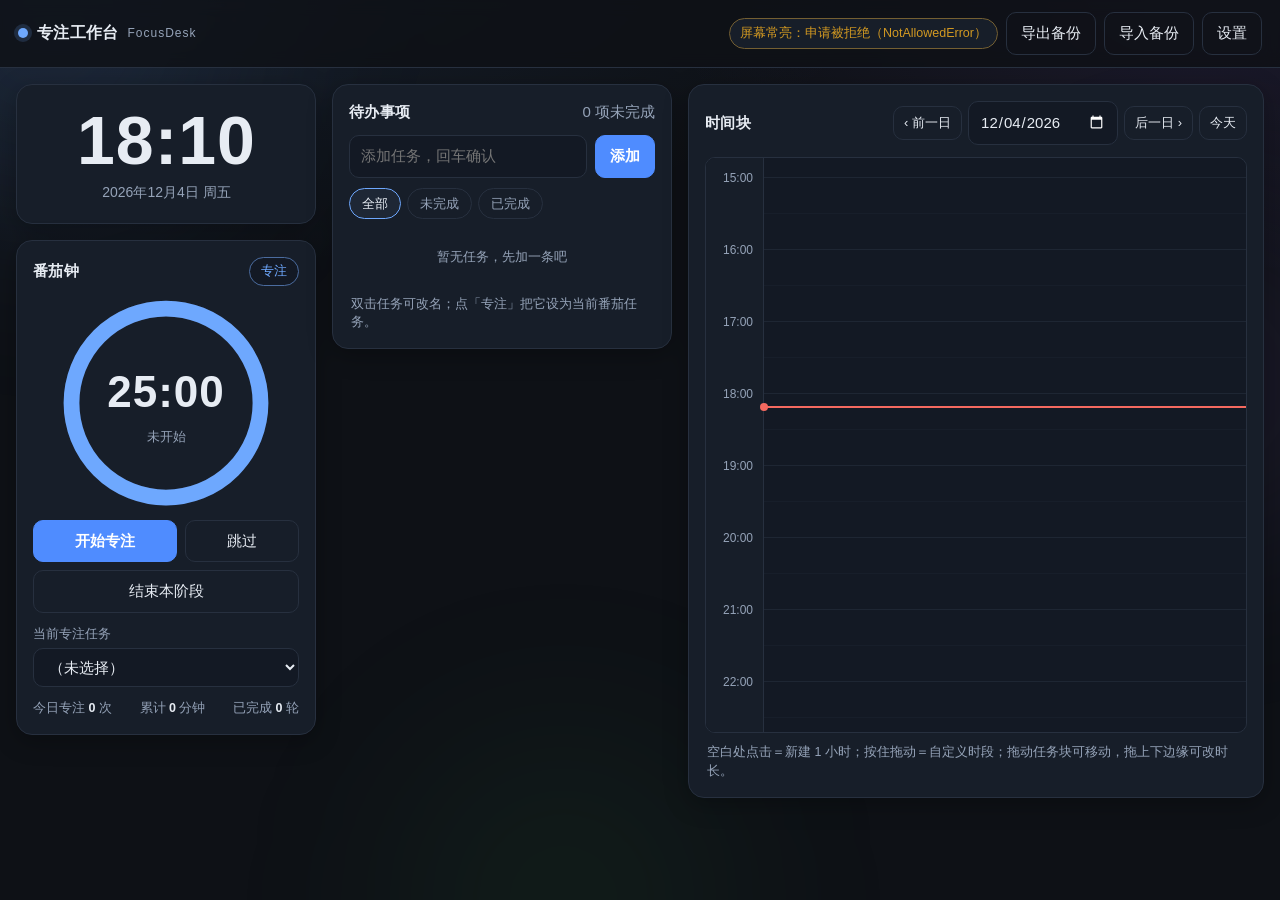
<file: index.html>
<!doctype html>
<html lang="zh-CN">
<head>
<meta charset="utf-8">
<meta name="viewport" content="width=device-width, initial-scale=1, viewport-fit=cover">
<meta name="color-scheme" content="dark light">
<meta name="theme-color" content="#0e1116">
<meta name="description" content="平板专注工作台：番茄钟 + 待办 + 时间块，纯本地离线运行。">
<title>专注工作台 FocusDesk</title>
<link rel="manifest" href="manifest.webmanifest">
<link rel="icon" href="icon.svg" type="image/svg+xml">
<link rel="apple-touch-icon" href="icon.svg">
<link rel="stylesheet" href="styles.css">
</head>
<body>
<div class="decor" aria-hidden="true">
  <div class="blob b1" data-shift></div>
  <div class="blob b2" data-shift></div>
  <div class="blob b3" data-shift></div>
</div>

<header class="topbar">
  <div class="brand"><span class="brand-dot"></span><b>专注工作台</b><span class="brand-sub">FocusDesk</span></div>
  <div class="topbar-actions">
    <span id="wakeStatus" class="chip chip-warn" title="屏幕常亮状态">屏幕常亮：检查中…</span>
    <button id="btnInstall" class="btn ghost hidden" type="button">安装到桌面</button>
    <button id="btnExport" class="btn ghost" type="button">导出备份</button>
    <button id="btnImport" class="btn ghost" type="button">导入备份</button>
    <button id="btnSettings" class="btn ghost" type="button">设置</button>
    <input id="fileImport" type="file" accept="application/json,.json" hidden>
  </div>
</header>

<main class="grid">
  <section class="col col-left">
    <div class="card clock-card">
      <div class="clock-inner" data-shift-slow>
        <div id="nowTime" class="now-time">--:--</div>
        <div id="nowDate" class="now-date">----年--月--日 周-</div>
      </div>
    </div>

    <div class="card pomo-card" id="pomoCard">
      <div class="card-head">
        <h2>番茄钟</h2>
        <span id="pomoPhase" class="phase-pill phase-focus">专注</span>
      </div>
      <div class="ring-wrap">
        <svg class="ring" viewBox="0 0 120 120" aria-hidden="true">
          <circle class="ring-bg" cx="60" cy="60" r="54"></circle>
          <circle id="ringFg" class="ring-fg" cx="60" cy="60" r="54"></circle>
        </svg>
        <div class="ring-center">
          <div id="pomoTime" class="pomo-time">25:00</div>
          <div id="pomoRunState" class="pomo-state">未开始</div>
        </div>
      </div>
      <div class="pomo-controls">
        <button id="btnStart" class="btn primary" type="button">开始专注</button>
        <button id="btnSkip" class="btn ghost" type="button">跳过</button>
        <button id="btnEnd" class="btn ghost" type="button">结束本阶段</button>
      </div>
      <div class="pomo-task">
        <label class="lbl" for="pomoTask">当前专注任务</label>
        <select id="pomoTask" class="select"><option value="">（未选择）</option></select>
      </div>
      <div class="pomo-meta">
        <span>今日专注 <b id="statCount">0</b> 次</span>
        <span>累计 <b id="statMin">0</b> 分钟</span>
        <span>已完成 <b id="pomoCycle">0</b> 轮</span>
      </div>
    </div>
  </section>

  <section class="col col-mid">
    <div class="card todo-card">
      <div class="card-head">
        <h2>待办事项</h2>
        <span id="todoCount" class="muted">0</span>
      </div>
      <form id="todoForm" class="todo-add" autocomplete="off">
        <input id="todoInput" class="input" type="text" placeholder="添加任务，回车确认" maxlength="120">
        <button class="btn primary" type="submit">添加</button>
      </form>
      <div class="filters" id="todoFilters">
        <button class="filter active" data-filter="all" type="button">全部</button>
        <button class="filter" data-filter="active" type="button">未完成</button>
        <button class="filter" data-filter="done" type="button">已完成</button>
      </div>
      <ul id="todoList" class="todo-list"></ul>
      <p class="hint">双击任务可改名；点「专注」把它设为当前番茄任务。</p>
    </div>
  </section>

  <section class="col col-main">
    <div class="card timeline-card">
      <div class="card-head">
        <h2>时间块</h2>
        <div class="date-nav">
          <button id="btnPrevDay" class="btn ghost small" type="button">‹ 前一日</button>
          <input id="dayPicker" class="input date" type="date">
          <button id="btnNextDay" class="btn ghost small" type="button">后一日 ›</button>
          <button id="btnToday" class="btn ghost small" type="button">今天</button>
        </div>
      </div>
      <div class="timeline-scroll" id="timelineScroll">
        <div class="timeline" id="timeline">
          <div class="tl-hours" id="tlHours"></div>
          <div class="tl-track" id="tlTrack"></div>
        </div>
      </div>
      <p class="hint">空白处点击＝新建 1 小时；按住拖动＝自定义时段；拖动任务块可移动，拖上下边缘可改时长。</p>
    </div>
  </section>
</main>

<div id="modal" class="modal hidden"><div class="modal-box" id="modalBox"></div></div>
<div id="toasts" class="toasts"></div>

<script src="app.js"></script>
</body>
</html>
</file>
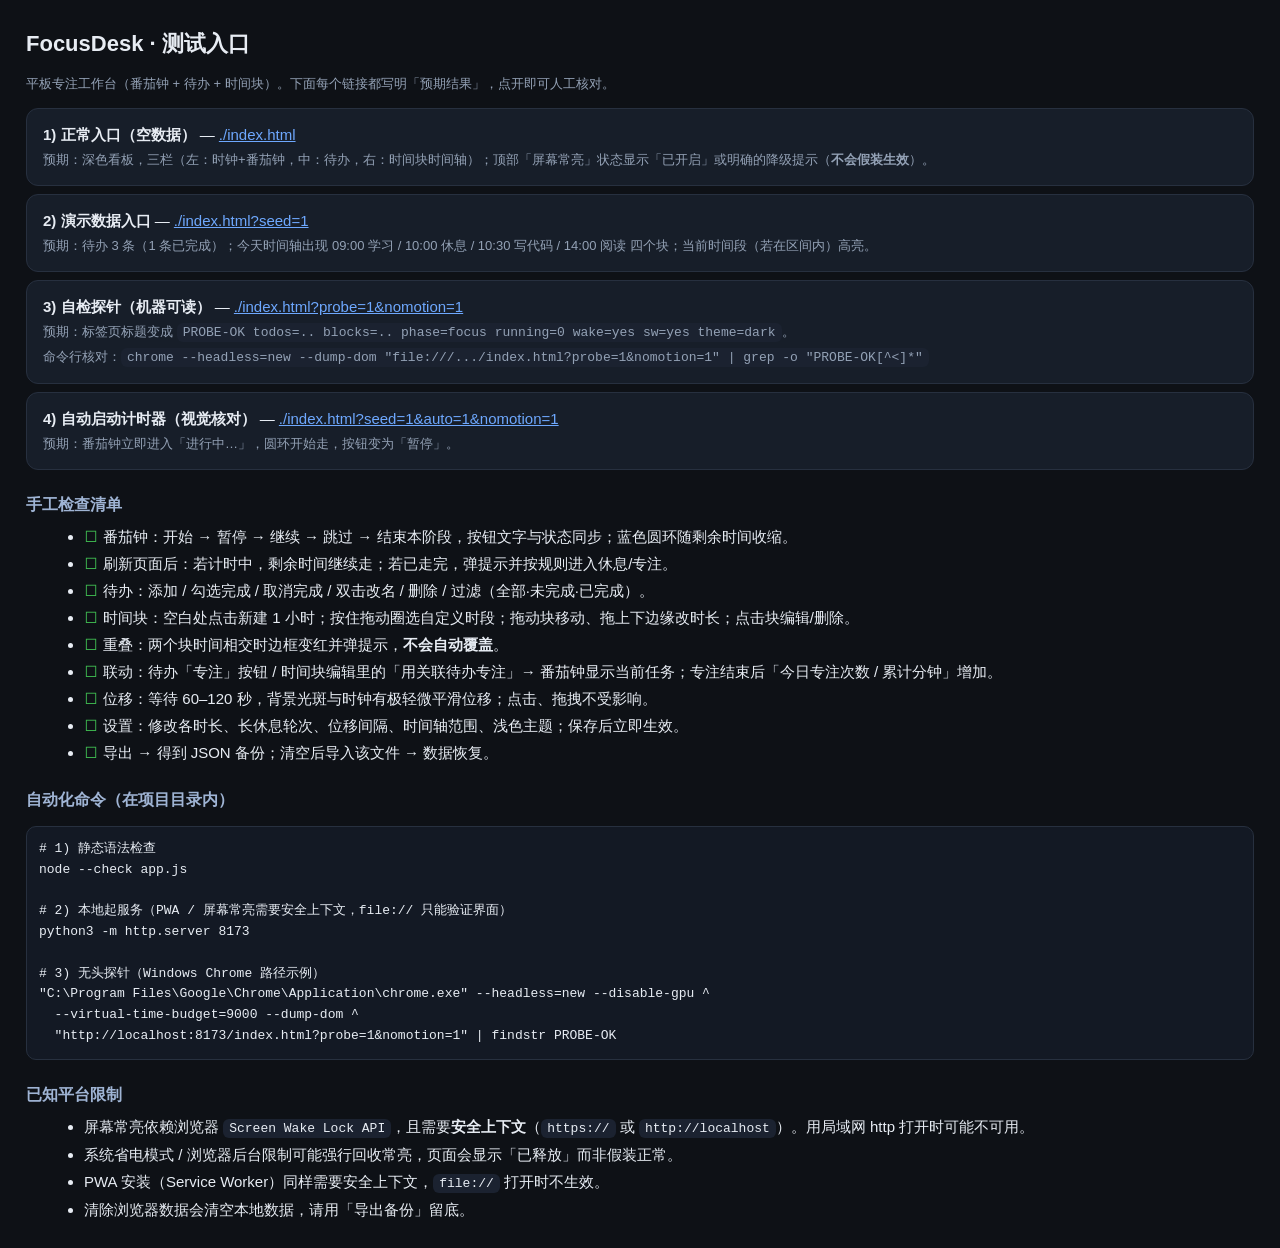
<file: test-entry.html>
<!doctype html>
<html lang="zh-CN">
<head>
<meta charset="utf-8">
<meta name="viewport" content="width=device-width, initial-scale=1">
<title>FocusDesk 测试入口</title>
<style>
 body{font:15px/1.6 -apple-system,"Segoe UI","PingFang SC","Microsoft YaHei",sans-serif;background:#0e1116;color:#e7ecf3;margin:0;padding:26px}
 h1{font-size:22px;margin:0 0 6px} h2{font-size:16px;margin:22px 0 8px;color:#9fb4d4}
 a{color:#6ea8fe} code{background:#1b2230;padding:2px 6px;border-radius:6px;font-size:13px}
 .row{background:#171e29;border:1px solid #27303f;border-radius:12px;padding:14px 16px;margin:8px 0}
 .exp{color:#93a1b5;font-size:13px}
 ul{margin:6px 0 0 18px} li{margin:3px 0}
 .ok{color:#3fb950}.warn{color:#d29922}.bad{color:#f4695f}
 pre{background:#131924;border:1px solid #27303f;border-radius:10px;padding:12px;overflow:auto;font-size:13px}
</style>
</head>
<body>
<h1>FocusDesk · 测试入口</h1>
<p class="exp">平板专注工作台（番茄钟 + 待办 + 时间块）。下面每个链接都写明「预期结果」，点开即可人工核对。</p>

<div class="row">
  <b>1) 正常入口（空数据）</b> — <a href="./index.html" target="_blank">./index.html</a><br>
  <span class="exp">预期：深色看板，三栏（左：时钟+番茄钟，中：待办，右：时间块时间轴）；顶部「屏幕常亮」状态显示「已开启」或明确的降级提示（<b>不会假装生效</b>）。</span>
</div>

<div class="row">
  <b>2) 演示数据入口</b> — <a href="./index.html?seed=1" target="_blank">./index.html?seed=1</a><br>
  <span class="exp">预期：待办 3 条（1 条已完成）；今天时间轴出现 09:00 学习 / 10:00 休息 / 10:30 写代码 / 14:00 阅读 四个块；当前时间段（若在区间内）高亮。</span>
</div>

<div class="row">
  <b>3) 自检探针（机器可读）</b> — <a href="./index.html?probe=1&amp;nomotion=1" target="_blank">./index.html?probe=1&amp;nomotion=1</a><br>
  <span class="exp">预期：标签页标题变成 <code>PROBE-OK todos=.. blocks=.. phase=focus running=0 wake=yes sw=yes theme=dark</code>。<br>
  命令行核对：<code>chrome --headless=new --dump-dom "file:///.../index.html?probe=1&amp;nomotion=1" | grep -o "PROBE-OK[^<]*"</code></span>
</div>

<div class="row">
  <b>4) 自动启动计时器（视觉核对）</b> — <a href="./index.html?seed=1&amp;auto=1&amp;nomotion=1" target="_blank">./index.html?seed=1&amp;auto=1&amp;nomotion=1</a><br>
  <span class="exp">预期：番茄钟立即进入「进行中…」，圆环开始走，按钮变为「暂停」。</span>
</div>

<h2>手工检查清单</h2>
<ul>
  <li><span class="ok">☐</span> 番茄钟：开始 → 暂停 → 继续 → 跳过 → 结束本阶段，按钮文字与状态同步；蓝色圆环随剩余时间收缩。</li>
  <li><span class="ok">☐</span> 刷新页面后：若计时中，剩余时间继续走；若已走完，弹提示并按规则进入休息/专注。</li>
  <li><span class="ok">☐</span> 待办：添加 / 勾选完成 / 取消完成 / 双击改名 / 删除 / 过滤（全部·未完成·已完成）。</li>
  <li><span class="ok">☐</span> 时间块：空白处点击新建 1 小时；按住拖动圈选自定义时段；拖动块移动、拖上下边缘改时长；点击块编辑/删除。</li>
  <li><span class="ok">☐</span> 重叠：两个块时间相交时边框变红并弹提示，<b>不会自动覆盖</b>。</li>
  <li><span class="ok">☐</span> 联动：待办「专注」按钮 / 时间块编辑里的「用关联待办专注」→ 番茄钟显示当前任务；专注结束后「今日专注次数 / 累计分钟」增加。</li>
  <li><span class="ok">☐</span> 位移：等待 60–120 秒，背景光斑与时钟有极轻微平滑位移；点击、拖拽不受影响。</li>
  <li><span class="ok">☐</span> 设置：修改各时长、长休息轮次、位移间隔、时间轴范围、浅色主题；保存后立即生效。</li>
  <li><span class="ok">☐</span> 导出 → 得到 JSON 备份；清空后导入该文件 → 数据恢复。</li>
</ul>

<h2>自动化命令（在项目目录内）</h2>
<pre># 1) 静态语法检查
node --check app.js

# 2) 本地起服务（PWA / 屏幕常亮需要安全上下文，file:// 只能验证界面）
python3 -m http.server 8173

# 3) 无头探针（Windows Chrome 路径示例）
"C:\Program Files\Google\Chrome\Application\chrome.exe" --headless=new --disable-gpu ^
  --virtual-time-budget=9000 --dump-dom ^
  "http://localhost:8173/index.html?probe=1&nomotion=1" | findstr PROBE-OK</pre>

<h2>已知平台限制</h2>
<ul>
  <li>屏幕常亮依赖浏览器 <code>Screen Wake Lock API</code>，且需要<b>安全上下文</b>（<code>https://</code> 或 <code>http://localhost</code>）。用局域网 http 打开时可能不可用。</li>
  <li>系统省电模式 / 浏览器后台限制可能强行回收常亮，页面会显示「已释放」而非假装正常。</li>
  <li>PWA 安装（Service Worker）同样需要安全上下文，<code>file://</code> 打开时不生效。</li>
  <li>清除浏览器数据会清空本地数据，请用「导出备份」留底。</li>
</ul>
</body>
</html>
</file>
<file: styles.css>
:root{
  --bg:#0e1116; --bg-2:#131924; --card:#171e29; --card-2:#1e2735; --line:#27303f;
  --text:#e7ecf3; --muted:#95a3b8; --accent:#6ea8fe; --accent-2:#4f8cff;
  --ok:#3fb950; --warn:#d29922; --danger:#f4695f;
  --focus:#6ea8fe; --short:#3fb950; --long:#a371f7;
  --radius:16px; --radius-sm:10px; --shadow:0 6px 24px rgba(0,0,0,.28);
  --hour-h:72px;
  color-scheme: dark;
}
[data-theme="light"]{
  --bg:#f3f5f9; --bg-2:#e9edf4; --card:#ffffff; --card-2:#f4f7fb; --line:#dfe5ee;
  --text:#1a2230; --muted:#5d6b80; --shadow:0 6px 20px rgba(20,30,50,.10);
  color-scheme: light;
}
*{box-sizing:border-box}
html,body{height:100%}
body{
  margin:0; background:var(--bg); color:var(--text);
  font:15px/1.5 -apple-system,BlinkMacSystemFont,"Segoe UI","PingFang SC","Microsoft YaHei",Roboto,Helvetica,Arial,sans-serif;
  -webkit-font-smoothing:antialiased; overflow-x:hidden;
  background-image:radial-gradient(1200px 600px at 15% -10%, rgba(110,168,254,.10), transparent 60%),radial-gradient(1000px 500px at 95% 0%, rgba(163,113,247,.10), transparent 55%);
}
.hidden{display:none !important}
.muted{color:var(--muted)}
.decor{position:fixed; inset:0; overflow:hidden; pointer-events:none; z-index:0}
.blob{position:absolute; width:44vmax; height:44vmax; border-radius:50%; filter:blur(90px); opacity:.5;
  transition:transform 9s cubic-bezier(.45,.05,.55,.95); will-change:transform}
.b1{left:-14vmax; top:-16vmax; background:radial-gradient(circle at 40% 40%, rgba(110,168,254,.30), transparent 62%)}
.b2{right:-16vmax; top:8vmax; background:radial-gradient(circle at 50% 50%, rgba(163,113,247,.26), transparent 62%)}
.b3{left:22vmax; bottom:-22vmax; background:radial-gradient(circle at 50% 50%, rgba(63,185,80,.20), transparent 62%)}

/* ---------- top bar ---------- */
.topbar{position:relative; z-index:2; display:flex; align-items:center; gap:12px; justify-content:space-between;
  padding:12px 18px; border-bottom:1px solid var(--line); background:color-mix(in srgb, var(--bg) 80%, transparent);
  backdrop-filter:blur(8px); position:sticky; top:0}
.brand{display:flex; align-items:center; gap:9px; font-size:16px; letter-spacing:.3px}
.brand-dot{width:10px; height:10px; border-radius:50%; background:var(--accent); box-shadow:0 0 0 4px rgba(110,168,254,.16)}
.brand-sub{color:var(--muted); font-size:12px; letter-spacing:1px}
.topbar-actions{display:flex; align-items:center; gap:8px; flex-wrap:wrap; justify-content:flex-end}
.chip{font-size:12.5px; padding:5px 10px; border-radius:999px; border:1px solid var(--line); background:var(--card); white-space:nowrap}
.chip-ok{color:var(--ok); border-color:color-mix(in srgb,var(--ok) 45%, var(--line))}
.chip-warn{color:var(--warn); border-color:color-mix(in srgb,var(--warn) 45%, var(--line))}

/* ---------- buttons / inputs ---------- */
.btn{font:inherit; cursor:pointer; border-radius:var(--radius-sm); border:1px solid var(--line);
  background:var(--card-2); color:var(--text); padding:9px 14px; transition:transform .06s ease, background .15s, border-color .15s;
  -webkit-tap-highlight-color:transparent; touch-action:manipulation}
.btn:hover{border-color:var(--accent)}
.btn:active{transform:translateY(1px)}
.btn.primary{background:var(--accent-2); border-color:var(--accent-2); color:#fff; font-weight:600}
.btn.primary:hover{background:var(--accent)}
.btn.ghost{background:transparent}
.btn.small{padding:6px 10px; font-size:13px}
.input,.select{font:inherit; color:var(--text); background:var(--bg-2); border:1px solid var(--line);
  border-radius:var(--radius-sm); padding:9px 11px; width:100%}
.input:focus,.select:focus{outline:none; border-color:var(--accent); box-shadow:0 0 0 3px rgba(110,168,254,.14)}
.input.date{width:auto}
.lbl{display:block; font-size:12.5px; color:var(--muted); margin:0 0 5px}
.hint{color:var(--muted); font-size:12.5px; margin:10px 2px 0; line-height:1.5}

/* ---------- grid ---------- */
.grid{position:relative; z-index:1; display:grid; gap:16px; padding:16px; align-items:start;
  grid-template-columns:minmax(280px,300px) minmax(300px,340px) minmax(360px,1fr)}
.col{display:flex; flex-direction:column; gap:16px; min-width:0}
@media (max-width:1250px){ .grid{grid-template-columns:minmax(280px,1fr) minmax(300px,1fr)} .col-main{grid-column:1 / -1} }
@media (max-width:840px){ .grid{grid-template-columns:1fr} .col-main{grid-column:auto} }

.card{background:var(--card); border:1px solid var(--line); border-radius:var(--radius); padding:16px; box-shadow:var(--shadow)}
.card-head{display:flex; align-items:center; justify-content:space-between; gap:10px; margin-bottom:12px}
.card-head h2{font-size:15px; margin:0; letter-spacing:.3px}

/* ---------- clock ---------- */
.clock-card{display:flex; align-items:center; justify-content:center; text-align:center; padding:20px 16px; overflow:hidden}
.clock-inner{transition:transform 11s cubic-bezier(.45,.05,.55,.95); will-change:transform}
.now-time{font-size:clamp(46px,7vw,68px); font-weight:650; letter-spacing:1px; font-variant-numeric:tabular-nums; line-height:1.05}
.now-date{color:var(--muted); margin-top:6px; font-size:14px}

/* ---------- pomodoro ---------- */
.phase-pill{font-size:12.5px; padding:4px 11px; border-radius:999px; border:1px solid var(--line); background:var(--bg-2)}
.phase-focus{color:var(--focus); border-color:color-mix(in srgb,var(--focus) 50%,var(--line))}
.phase-short{color:var(--short); border-color:color-mix(in srgb,var(--short) 50%,var(--line))}
.phase-long{color:var(--long); border-color:color-mix(in srgb,var(--long) 50%,var(--line))}
.pomo-card.running{border-color:color-mix(in srgb,var(--accent) 55%,var(--line)); box-shadow:0 0 0 1px rgba(110,168,254,.14), var(--shadow)}
.ring-wrap{position:relative; width:210px; height:210px; margin:4px auto 12px}
.ring{width:100%; height:100%; transform:rotate(-90deg)}
.ring-bg{fill:none; stroke:var(--line); stroke-width:9}
.ring-fg{fill:none; stroke:var(--accent); stroke-width:9; stroke-linecap:round; transition:stroke-dashoffset .45s linear, stroke .3s}
.ring-center{position:absolute; inset:0; display:flex; flex-direction:column; align-items:center; justify-content:center; gap:2px}
.pomo-time{font-size:44px; font-weight:650; font-variant-numeric:tabular-nums; letter-spacing:1px}
.pomo-state{font-size:13px; color:var(--muted)}
.pomo-card.running .pomo-state{color:var(--accent)}
.pomo-controls{display:flex; gap:8px; flex-wrap:wrap}
.pomo-controls .btn{flex:1 1 auto}
.pomo-task{margin-top:12px}
.pomo-meta{display:flex; justify-content:space-between; gap:8px; margin-top:12px; font-size:12.5px; color:var(--muted)}
.pomo-meta b{color:var(--text); font-variant-numeric:tabular-nums}

/* ---------- todos ---------- */
.todo-add{display:flex; gap:8px}
.todo-add .btn{flex:none}
.filters{display:flex; gap:6px; margin:10px 0}
.filter{font:inherit; font-size:13px; cursor:pointer; padding:5px 12px; border-radius:999px; border:1px solid var(--line);
  background:transparent; color:var(--muted)}
.filter.active{background:var(--card-2); color:var(--text); border-color:var(--accent)}
.todo-list{list-style:none; margin:0; padding:0; display:flex; flex-direction:column; gap:7px; max-height:52vh; overflow:auto}
.todo-item{display:flex; align-items:center; gap:9px; padding:9px 10px; border:1px solid var(--line); border-radius:var(--radius-sm); background:var(--bg-2)}
.todo-item.done .t-text{color:var(--muted); text-decoration:line-through}
.todo-item.current{border-color:var(--accent); box-shadow:0 0 0 2px rgba(110,168,254,.14)}
.t-check{width:22px; height:22px; flex:none; border-radius:6px; border:1.6px solid var(--line); background:transparent; cursor:pointer;
  display:grid; place-items:center; color:transparent; font-size:14px}
.todo-item.done .t-check{background:var(--ok); border-color:var(--ok); color:#fff}
.t-text{flex:1; min-width:0; cursor:default; word-break:break-word}
.t-badge{font-size:11px; color:var(--accent); border:1px solid color-mix(in srgb,var(--accent) 45%,var(--line)); border-radius:999px; padding:1px 7px; white-space:nowrap}
.t-actions{display:flex; gap:4px; flex:none}
.icon-btn{font:inherit; cursor:pointer; border:none; background:transparent; color:var(--muted); border-radius:8px; padding:4px 7px; font-size:13px}
.icon-btn:hover{color:var(--text); background:var(--card-2)}
.t-edit{width:100%; font:inherit; color:var(--text); background:var(--card); border:1px solid var(--accent); border-radius:8px; padding:6px 8px}
.empty{color:var(--muted); font-size:13px; text-align:center; padding:18px 6px}

/* ---------- timeline ---------- */
.timeline-card .card-head{flex-wrap:wrap}
.date-nav{display:flex; align-items:center; gap:6px; flex-wrap:wrap}
.timeline-scroll{overflow:auto; max-height:64vh; border:1px solid var(--line); border-radius:var(--radius-sm); background:var(--bg-2);
  -webkit-overflow-scrolling:touch}
.timeline{position:relative; display:flex; min-height:100%}
.tl-hours{flex:none; width:58px; border-right:1px solid var(--line); background:var(--card)}
.tl-hour{height:var(--hour-h); position:relative; font-size:12px; color:var(--muted); font-variant-numeric:tabular-nums}
.tl-hour span{position:absolute; top:-8px; right:8px; background:var(--card); padding:0 2px}
.tl-track{position:relative; flex:1; min-width:0; touch-action:none}
.tl-gridline{position:absolute; left:0; right:0; height:1px; background:var(--line); opacity:.6}
.tl-gridline.half{opacity:.25}
.tl-block{position:absolute; left:6px; right:8px; border-radius:10px; padding:7px 9px; overflow:hidden; cursor:grab;
  background:color-mix(in srgb,var(--accent) 20%, var(--card)); border:1px solid color-mix(in srgb,var(--accent) 55%, var(--line));
  transition:box-shadow .15s, border-color .15s; user-select:none; -webkit-user-select:none}
.tl-block:active{cursor:grabbing}
.tl-block .b-title{font-size:13.5px; font-weight:600; white-space:nowrap; overflow:hidden; text-overflow:ellipsis}
.tl-block .b-time{font-size:11.5px; color:var(--text); opacity:.75; font-variant-numeric:tabular-nums}
.tl-block .b-todo{font-size:11px; color:var(--text); opacity:.85; margin-top:2px; white-space:nowrap; overflow:hidden; text-overflow:ellipsis}
.tl-block.sel{border-color:var(--accent); box-shadow:0 0 0 2px rgba(110,168,254,.3)}
.tl-block.now{background:color-mix(in srgb,var(--ok) 22%, var(--card)); border-color:color-mix(in srgb,var(--ok) 60%, var(--line))}
.tl-block.overlap{border-color:var(--danger); box-shadow:inset 0 0 0 1px var(--danger)}
.tl-block .rz{position:absolute; left:0; right:0; height:9px; cursor:ns-resize}
.tl-block .rz.top{top:-2px}
.tl-block .rz.bot{bottom:-2px}
.tl-now{position:absolute; left:0; right:0; height:2px; background:var(--danger); z-index:3; pointer-events:none}
.tl-now::before{content:""; position:absolute; left:-4px; top:-3px; width:8px; height:8px; border-radius:50%; background:var(--danger)}
.tl-ghost{position:absolute; left:6px; right:8px; border-radius:10px; background:rgba(110,168,254,.18);
  border:1px dashed var(--accent); pointer-events:none; z-index:2}

/* ---------- modal ---------- */
.modal{position:fixed; inset:0; z-index:50; display:grid; place-items:center; padding:18px; background:rgba(0,0,0,.5); backdrop-filter:blur(3px)}
.modal-box{width:min(460px,100%); max-height:88vh; overflow:auto; background:var(--card); border:1px solid var(--line);
  border-radius:var(--radius); padding:18px; box-shadow:var(--shadow)}
.modal-box h3{margin:0 0 14px; font-size:16px}
.field{margin-bottom:12px}
.field-row{display:flex; gap:10px}
.field-row .field{flex:1}
.modal-actions{display:flex; gap:8px; justify-content:flex-end; margin-top:8px; flex-wrap:wrap}
.modal-actions .danger{margin-right:auto; color:var(--danger); border-color:color-mix(in srgb,var(--danger) 45%,var(--line))}
.switch{display:flex; align-items:center; gap:8px; font-size:14px}

/* ---------- toasts ---------- */
.toasts{position:fixed; z-index:60; right:16px; bottom:16px; display:flex; flex-direction:column; gap:8px; max-width:min(360px,80vw)}
.toast{background:var(--card); border:1px solid var(--line); border-left:3px solid var(--accent); border-radius:var(--radius-sm);
  padding:10px 13px; font-size:13.5px; box-shadow:var(--shadow); animation:toastin .22s ease}
.toast.warn{border-left-color:var(--warn)}
.toast.danger{border-left-color:var(--danger)}
.toast.ok{border-left-color:var(--ok)}
@keyframes toastin{from{opacity:0; transform:translateY(8px)}to{opacity:1; transform:none}}

@media (prefers-reduced-motion: reduce){
  .blob,.clock-inner{transition:none !important}
  .toast{animation:none}
}
</file>
